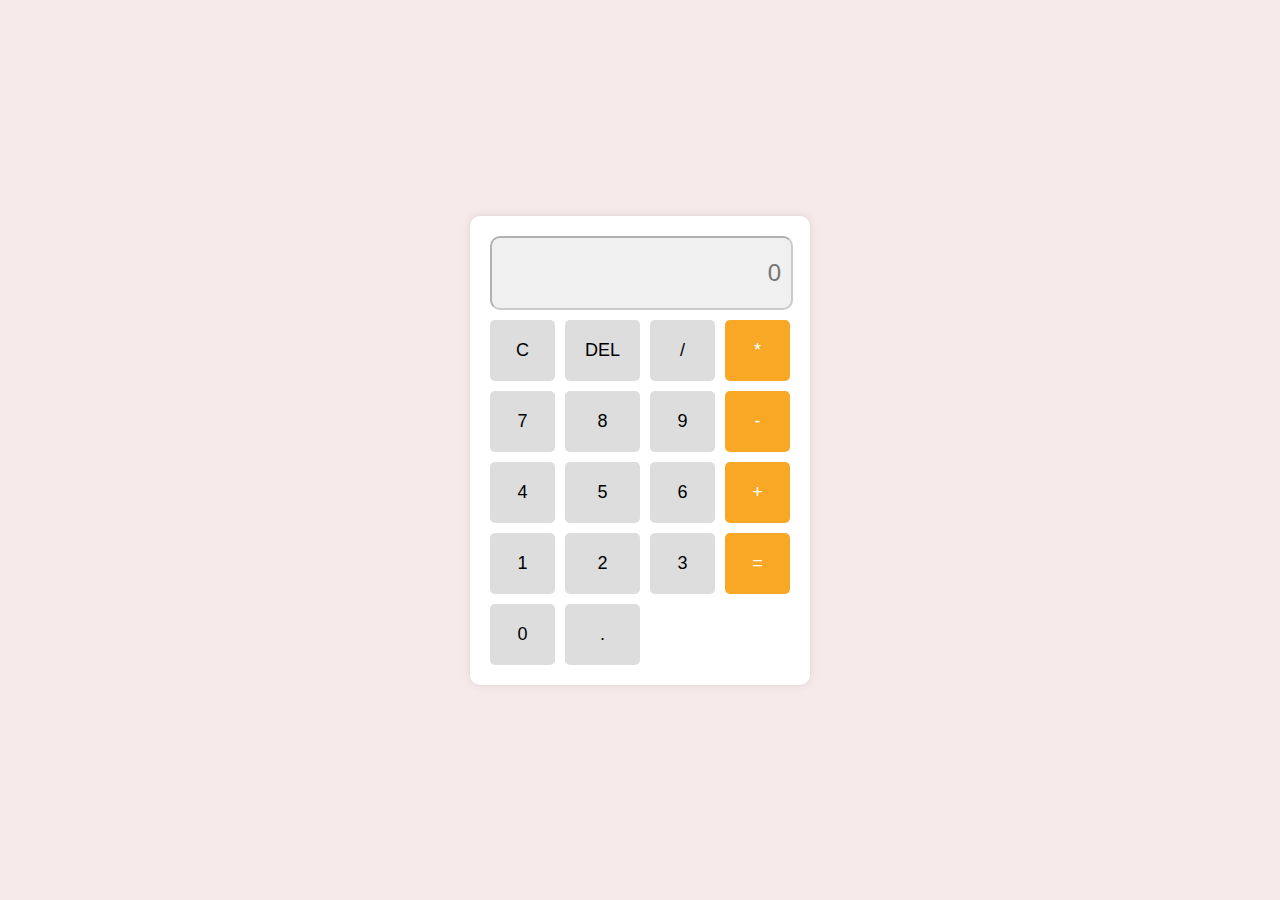
<file: calculator/index.html>
<!DOCTYPE html>
<html lang="en">
<head>
    <meta charset="UTF-8">
    <meta name="viewport" content="width=device-width, initial-scale=1.0">
    <title>Basic Calculator</title>
    <link rel="stylesheet" href="style.css">
</head>
<body>
    <div class="calculator">
        <input type="text" id="display" placeholder="0" disabled>
        <div class="buttons">
            <button class="btn" onclick="clearDisplay()">C</button>
            <button class="btn" onclick="deleteLast()">DEL</button>
            <button class="btn" onclick="appendToDisplay('/')">/</button>
            <button class="btn" onclick="appendToDisplay('*')">*</button>

            <button class="btn" onclick="appendToDisplay('7')">7</button>
            <button class="btn" onclick="appendToDisplay('8')">8</button>
            <button class="btn" onclick="appendToDisplay('9')">9</button>
            <button class="btn" onclick="appendToDisplay('-')">-</button>

            <button class="btn" onclick="appendToDisplay('4')">4</button>
            <button class="btn" onclick="appendToDisplay('5')">5</button>
            <button class="btn" onclick="appendToDisplay('6')">6</button>
            <button class="btn" onclick="appendToDisplay('+')">+</button>

            <button class="btn" onclick="appendToDisplay('1')">1</button>
            <button class="btn" onclick="appendToDisplay('2')">2</button>
            <button class="btn" onclick="appendToDisplay('3')">3</button>
            <button class="btn" onclick="calculateResult()">=</button>

            <button class="btn" onclick="appendToDisplay('0')">0</button>
            <button class="btn" onclick="appendToDisplay('.')">.</button>
        </div>
    </div>
    <script src="script.js"></script>
</body>
</html>
</file>
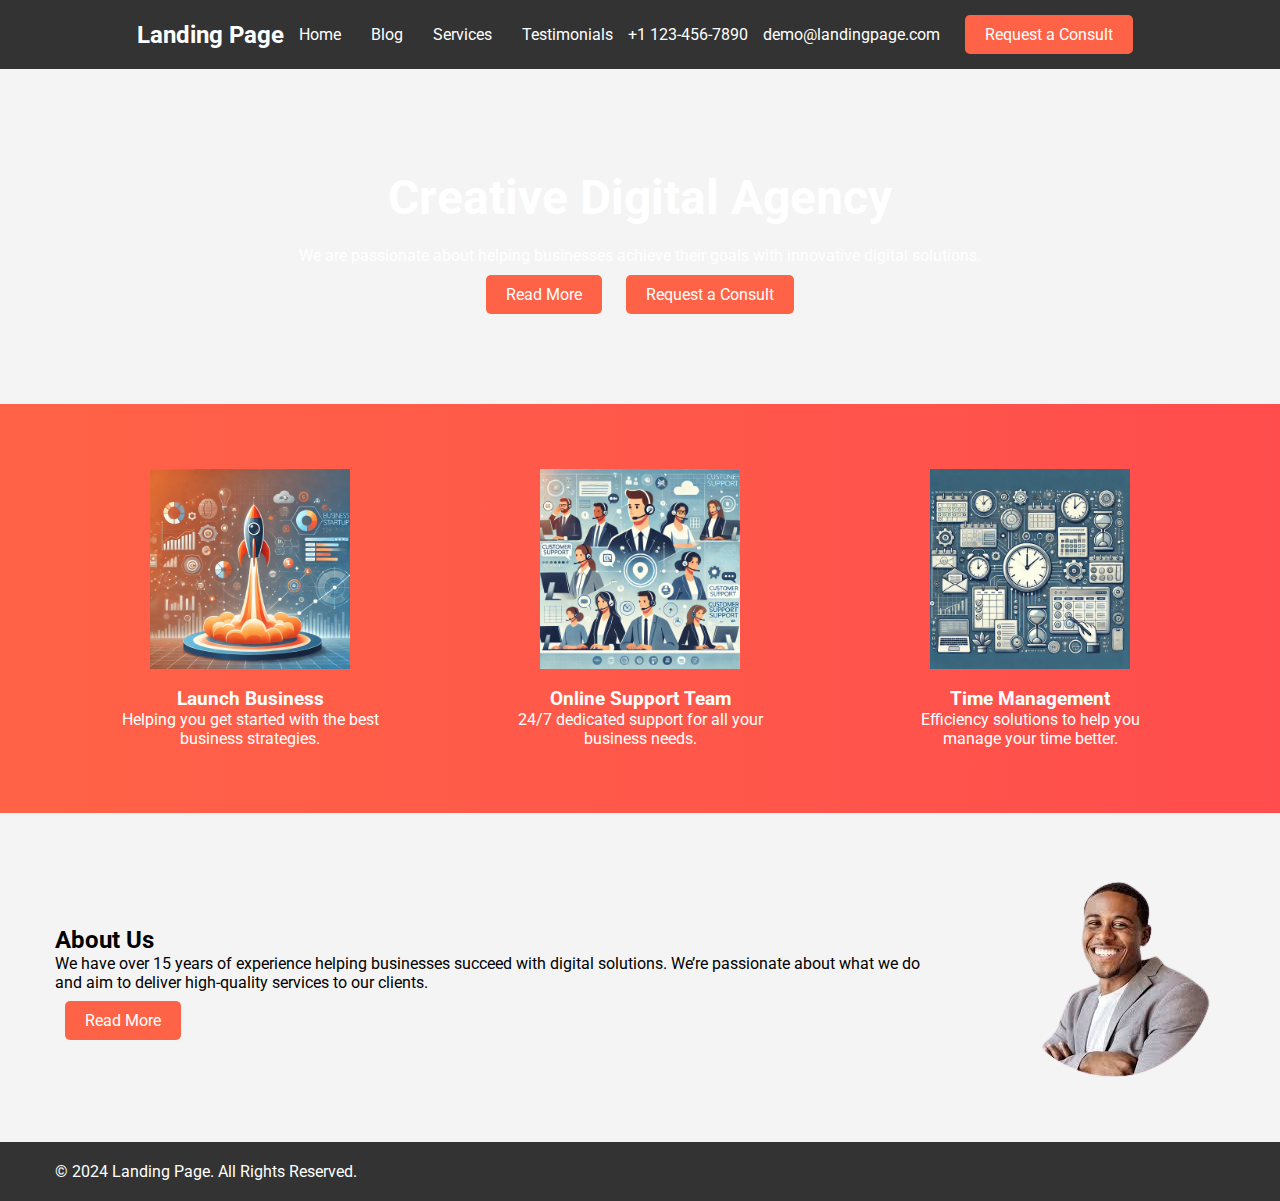
<file: landing page/index.html>
<!DOCTYPE html>
<html lang="en">
<head>
    <meta charset="UTF-8">
    <meta name="viewport" content="width=device-width, initial-scale=1.0">
    <title>Landing Page</title>
    <link href="https://fonts.googleapis.com/css2?family=Roboto:wght@400;700&display=swap" rel="stylesheet">
    <link rel="stylesheet" href="style.css">
</head>
<body>
    <!-- Header Section -->
    <header class="header">
        <div class="container">
            <div class="logo">Landing Page</div>
            <nav>
                <ul class="nav-links">
                    <li><a href="#">Home</a></li>
                    <li><a href="#">Blog</a></li>
                    <li><a href="#">Services</a></li>
                    <li><a href="#">Testimonials</a></li>
                </ul>
            </nav>
            <div class="header-contact">
                <span>+1 123-456-7890</span>
                <span>demo@landingpage.com</span>
                <a href="#" class="cta">Request a Consult</a>
            </div>
        </div>
    </header>

    <!-- Hero Section -->
    <section class="hero">
        <div class="hero-text">
            <h1>Creative Digital Agency</h1>
            <p>We are passionate about helping businesses achieve their goals with innovative digital solutions.</p>
            <a href="#" class="cta">Read More</a>
            <a href="#" class="cta">Request a Consult</a>
        </div>
    </section>

    <!-- Services Section -->
    <section class="services">
        <div class="container">
            <div class="service">
                <img src="Launch_Business.jpg" alt="Launch Business">
                <h3>Launch Business</h3>
                <p>Helping you get started with the best business strategies.</p>
            </div>
            <div class="service">
                <img src="Online_Support_Team.jpg" alt="Online Support Team">
                <h3>Online Support Team</h3>
                <p>24/7 dedicated support for all your business needs.</p>
            </div>
            <div class="service">
                <img src="Time_Management.jpg" alt="Time Management">
                <h3>Time Management</h3>
                <p>Efficiency solutions to help you manage your time better.</p>
            </div>
        </div>
    </section>

    <!-- About Us Section -->
    <section class="about-us">
        <div class="container">
            <div class="about-text">
                <h2>About Us</h2>
                <p>We have over 15 years of experience helping businesses succeed with digital solutions. We’re passionate about what we do and aim to deliver high-quality services to our clients.</p><br>
                <a href="#" class="cta">Read More</a>
            </div>
            <div class="about-image">
                <img src="about.png" alt="About Us">
            </div>
        </div>
    </section>

    <!-- Footer Section -->
    <footer>
        <div class="container">
            <p>&copy; 2024 Landing Page. All Rights Reserved.</p>
        </div>
    </footer>
</body>
</html>
</file>
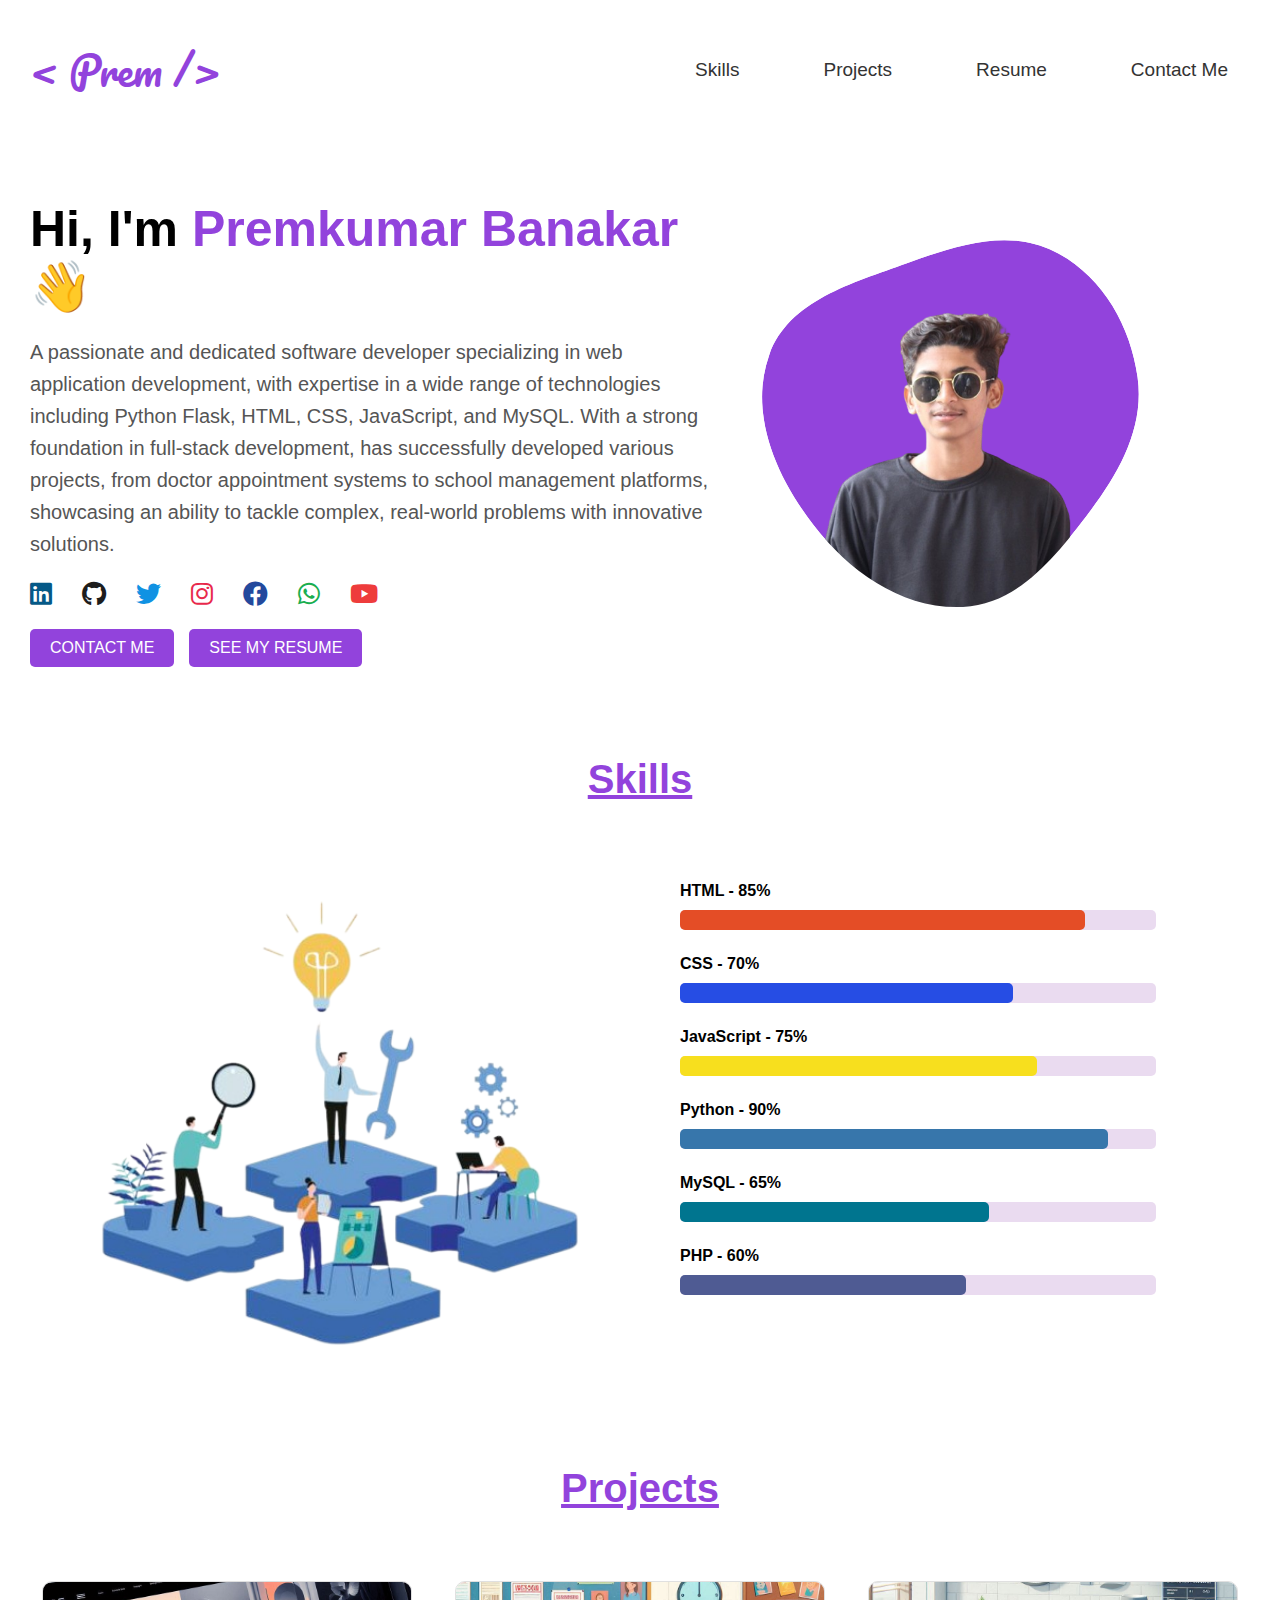
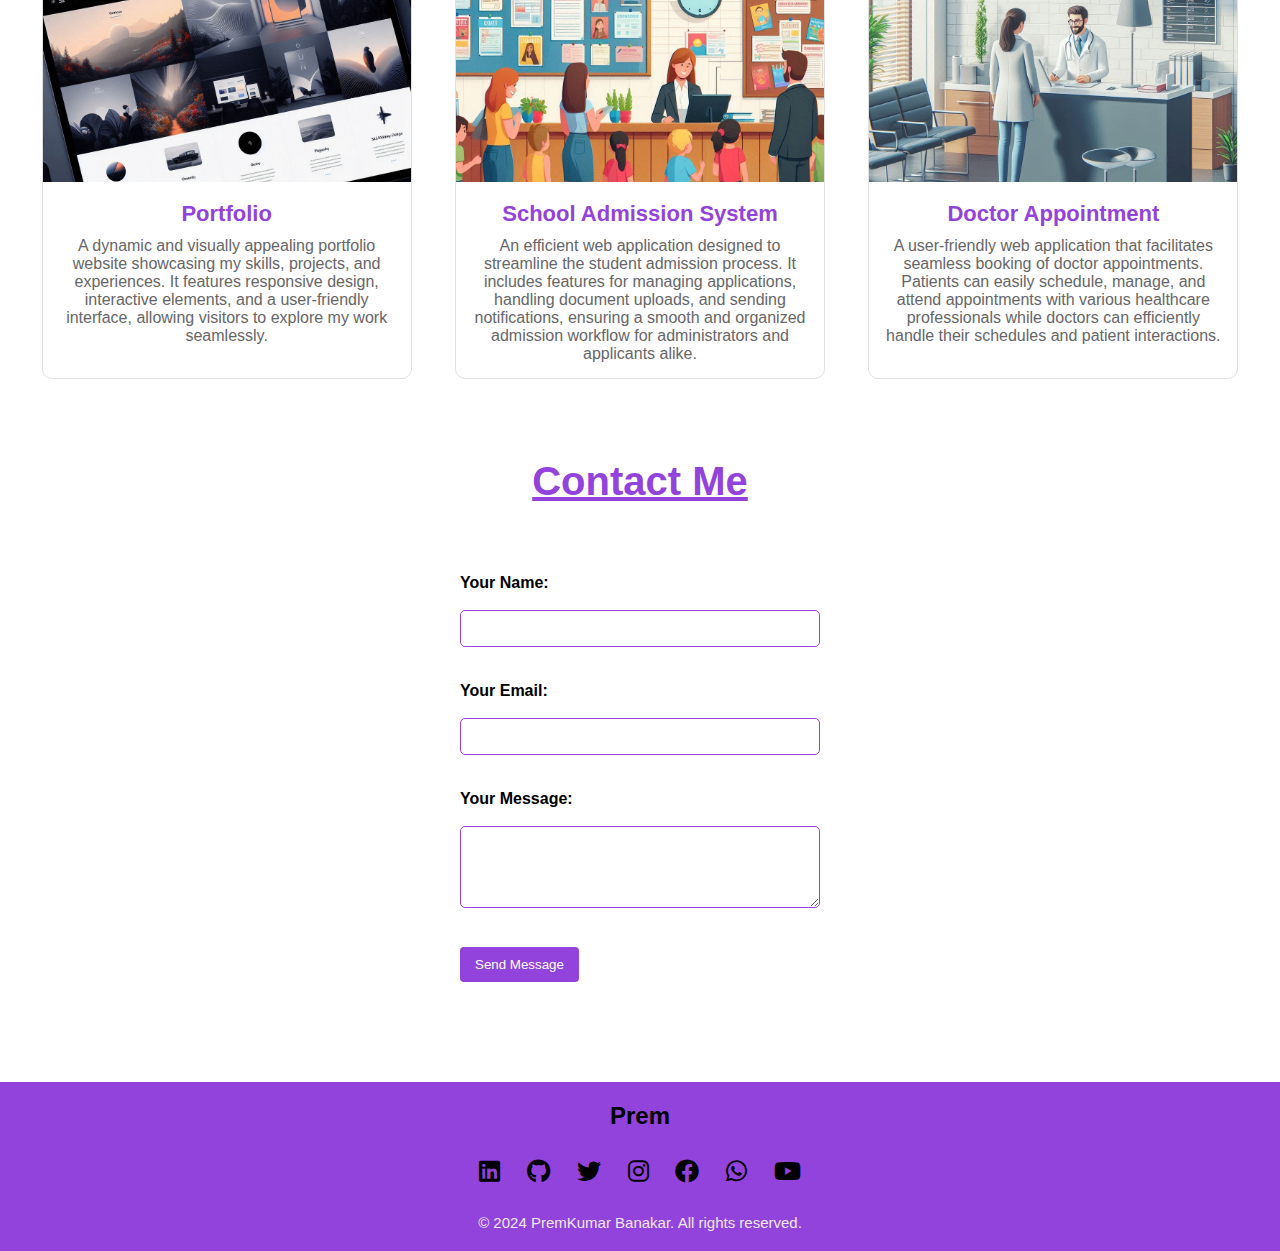
<file: Portfolio/index.html>
<!DOCTYPE html>
<html lang="en">

<head>
    <meta charset="UTF-8">
    <meta name="viewport" content="width=device-width, initial-scale=1.0">
    <title>Premkumar | Web Developer Portfolio</title>
    <meta name="description"
        content="Welcome to my portfolio. I am a web developer specializing in building responsive websites and applications.">
    <!-- For social media links -->
    <link rel="stylesheet" href="https://cdnjs.cloudflare.com/ajax/libs/font-awesome/6.0.0-beta3/css/all.min.css">
    <!-- For font style -->
    <link href="https://fonts.googleapis.com/css2?family=Pacifico&display=swap" rel="stylesheet">
    <!-- css link -->
    <link rel="stylesheet" href="style.css">
</head>

<body>
    <!-- Navbar -->
    <div class="navbar">
        <div class="navbar-left">
            <a href="#" style="font-family: 'Pacifico', cursive;">&lt; Prem &#47;&gt;</a>
        </div>
        <div class="navbar-right">
            <a href="#skills">Skills</a>
            <a href="#projects">Projects</a>
            <a href="Resume.pdf" download="Resume.pdf">Resume</a>
            <a href="#contactme">Contact Me</a>
        </div>
    </div>

    <!-- About Section -->
    <div class="about">
        <div class="about-left">
            <h1>Hi, I'm <span style="color:rgb(146, 67, 220);">Premkumar
                    Banakar</span>&#128075;</h1>
            <p>
                A passionate and dedicated software
                developer specializing in web application development, with expertise in a wide range of
                technologies including Python Flask, HTML, CSS, JavaScript, and MySQL. With a strong foundation
                in full-stack development, has successfully developed various projects, from doctor appointment
                systems to school management platforms, showcasing an ability to tackle complex, real-world
                problems with innovative solutions.
            </p>
            <!-- Social Media Icons -->
            <div class="social-icons">
                <a href="https://www.linkedin.com/in/premkumar-banakar-software-developer/" target="_blank"
                    class="linkedin"><i class="fab fa-linkedin"></i></a>
                <a href="https://github.com/Premkumar-Banakar04" target="_blank" class="github"><i
                        class="fab fa-github"></i></a>
                <a href="https://x.com/PremkumarBnkr04" target="_blank" class="twitter"><i
                        class="fab fa-twitter"></i></a>
                <a href="https://www.instagram.com/itzprem_04/?next=%2F&hl=en" target="_blank" class="instagram"><i
                        class="fab fa-instagram"></i></a>
                <a href="https://www.facebook.com/profile.php?id=100040770271377" target="_blank" class="facebook"><i
                        class="fab fa-facebook"></i></a>
                <a href="https://wa.me/" target="_blank" class="whatsapp"><i class="fab fa-whatsapp"></i></a>
                <a href="https://www.youtube.com/@codewithprem04" target="_blank" class="youtube"><i
                        class="fab fa-youtube"></i></a>
            </div>

            <!-- Buttons -->
            <div class="button-container">
                <a href="mailto:prembnkr.softwaredeveloper.com" class="button contact-btn">CONTACT ME</a>
                <a href="Resume.pdf" class="button resume-btn" download="Resume.pdf">SEE MY RESUME</a>
            </div>
        </div>
        <div class="about-right">
            <svg class="home__blob" viewBox="0 0 620 487" xmlns="http://www.w3.org/2000/svg"
                xmlns:xlink="http://www.w3.org/1999/xlink">
                <mask id="mask0" mask-type="alpha">
                    <path
                        d="M9.19024 145.964C34.0253 76.5814 114.865 54.7299 184.111 29.4823C245.804 6.98884 311.86 -14.9503 370.735 14.143C431.207 44.026 467.948 107.508 477.191 174.311C485.897 237.229 454.931 294.377 416.506 344.954C373.74 401.245 326.068 462.801 255.442 466.189C179.416 469.835 111.552 422.137 65.1576 361.805C17.4835 299.81 -17.1617 219.583 9.19024 145.964Z" />
                </mask>
                <g mask="url(#mask0)">
                    <path
                        d="M9.19024 145.964C34.0253 76.5814 114.865 54.7299 184.111 29.4823C245.804 6.98884 311.86 -14.9503 370.735 14.143C431.207 44.026 467.948 107.508 477.191 174.311C485.897 237.229 454.931 294.377 416.506 344.954C373.74 401.245 326.068 462.801 255.442 466.189C179.416 469.835 111.552 422.137 65.1576 361.805C17.4835 299.81 -17.1617 219.583 9.19024 145.964Z" />
                    <image class="home__blob-img" x="40" y="40" href="profile.png" />
                </g>
            </svg>
        </div>
    </div>

    <!-- Skills Section -->

    <center>
        <h2 id="skills"
            style="color: rgb(146, 67, 220); text-decoration: underline; font-size: 40px; font-weight: bold; padding: 40px;">
            Skills
        </h2>
    </center>
    <div class="main-content">
        <div class="skill-container">
            <div class="skill-image">
                <img src="skill.png" width="600" height="480" alt="Skills Image">
            </div>
            <div class="skill-item">
                <div class="skill">
                    <div class="skill-name">HTML - 85%</div>
                    <div class="progress">
                        <div class="progress-bar html" style="width: 85%;"></div>
                    </div>
                </div>
                <div class="skill">
                    <div class="skill-name">CSS - 70%</div>
                    <div class="progress">
                        <div class="progress-bar css" style="width: 70%;"></div>
                    </div>
                </div>
                <div class="skill">
                    <div class="skill-name">JavaScript - 75%</div>
                    <div class="progress">
                        <div class="progress-bar javascript" style="width: 75%;"></div>
                    </div>
                </div>
                <div class="skill">
                    <div class="skill-name">Python - 90%</div>
                    <div class="progress">
                        <div class="progress-bar python" style="width: 90%;"></div>
                    </div>
                </div>
                <div class="skill">
                    <div class="skill-name">MySQL - 65%</div>
                    <div class="progress">
                        <div class="progress-bar mysql" style="width: 65%;"></div>
                    </div>
                </div>
                <div class="skill">
                    <div class="skill-name">PHP - 60%</div>
                    <div class="progress">
                        <div class="progress-bar php" style="width: 60%;"></div>
                    </div>
                </div>
            </div>
        </div>
    </div>

    <!-- Project section -->
    <div class="project-section" id="projects">
        <center>
            <h2
                style="color: rgb(146, 67, 220); text-decoration: underline; font-size: 40px; font-weight: bold; padding: 40px; margin-bottom: 10px;">
                Projects
            </h2>
        </center>
        <div class="project-container">
            <div class="project-card">
                <img src="portfolio website.png" alt="Project 1">
                <h3 class="card-title">Portfolio</h3>
                <p class="card-description">A dynamic and visually appealing portfolio website showcasing my skills,
                    projects, and experiences. It features responsive design, interactive elements, and a user-friendly
                    interface, allowing visitors to explore my work seamlessly.</p>
            </div>
            <div class="project-card">
                <img src="realistic school admission system.png" alt="Project 2">
                <h3 class="card-title">School Admission System</h3>
                <p class="card-description">An efficient web application designed to streamline the student admission
                    process. It includes features for managing applications, handling document uploads, and sending
                    notifications, ensuring a smooth and organized admission workflow for administrators and applicants
                    alike.</p>
            </div>
            <div class="project-card">
                <img src="realistic doctor appointment system.png" alt="Project 3">
                <h3 class="card-title">Doctor Appointment</h3>
                <p class="card-description">A user-friendly web application that facilitates seamless booking of doctor
                    appointments. Patients can easily schedule, manage, and attend appointments with various healthcare
                    professionals while doctors can efficiently handle their schedules and patient interactions.</p>
            </div>
        </div>
    </div>

    <!-- Contact me section -->
    <center>
        <h2 id="contactme"
            style="color: rgb(146, 67, 220); text-decoration: underline; font-size: 40px; font-weight: bold; padding: 40px; margin-bottom: 10px;">
            Contact Me
        </h2>
    </center>
    <div class="form-container">
        <div class="user-input">
            <form>
                <div class="form-group">
                    <label for="user-name" style="font-weight: bold;">Your Name:</label><br><br>
                    <input type="text" id="user-name" name="user-name" required>
                </div>
                <div class="form-group">
                    <label for="user-email" style="font-weight: bold;">Your Email:</label><br><br>
                    <input type="email" id="user-email" name="user-email" required>
                </div>
                <div class="form-group">
                    <label for="user-message" style="font-weight: bold;">Your Message:</label><br><br>
                    <textarea id="user-message" name="user-message" rows="4" required></textarea>
                </div>
                <button type="submit">Send Message</button>
            </form>
        </div>
    </div>

    <!-- Footer Section  -->
    <footer class="footer">
        <div class="footer-content">
            <p class="footer-name">Prem</p><br>
            <div class="social-links">
                <a href="https://www.linkedin.com/in/premkumar-banakar-software-developer/" target="_blank"
                    class="linkedin">
                    <i class="fab fa-linkedin"></i>
                </a>
                <a href="https://github.com/Premkumar-Banakar04" target="_blank" class="github">
                    <i class="fab fa-github"></i>
                </a>
                <a href="https://x.com/PremkumarBnkr04" target="_blank" class="twitter">
                    <i class="fab fa-twitter"></i>
                </a>
                <a href="https://www.instagram.com/itzprem_04/?next=%2F&hl=en" target="_blank" class="instagram">
                    <i class="fab fa-instagram"></i>
                </a>
                <a href="https://www.facebook.com/profile.php?id=100040770271377" target="_blank" class="facebook">
                    <i class="fab fa-facebook"></i>
                </a>
                <a href="https://wa.me/" target="_blank" class="whatsapp">
                    <i class="fab fa-whatsapp"></i>
                </a>
                <a href="https://www.youtube.com/@codewithprem04" target="_blank" class="youtube"><i
                        class="fab fa-youtube"></i></a>
            </div><br>
            <p class="copyright">© 2024 PremKumar Banakar. All rights reserved.</p>
        </div>
    </footer>


</body>

</html>
</file>
<file: calculator/style.css>
body {
    font-family: Arial, sans-serif;
    display: flex;
    justify-content: center;
    align-items: center;
    height: 100vh;
    background-color: #f7eaea;
    margin: 0;
}

.calculator {
    background-color: #fff;
    border-radius: 10px;
    box-shadow: 0 0 10px rgba(0, 0, 0, 0.1);
    padding: 20px;
    width: 300px;
}

#display {
    width: 93%;
    height: 50px;
    font-size: 24px;
    text-align: right;
    padding: 10px;
    margin-bottom: 10px;
    background-color: #f0f0f0;
    border-radius: 10px;
}

.buttons {
    display: grid;
    grid-template-columns: repeat(4, 1fr);
    gap: 10px;
}

.btn {
    padding: 20px;
    font-size: 18px;
    border: none;
    background-color: #ddd;
    cursor: pointer;
    border-radius: 5px;
    transition: background-color 0.2s ease;
}

.btn:hover {
    background-color: #bbb;
}

.btn:nth-child(4n) {
    background-color: #f9a825;
    color: #fff;
}

.btn:nth-child(4n):hover {
    background-color: #ef770f;
}
</file>
<file: landing page/style.css>
/* Global Styles */
* {
  margin: 0;
  padding: 0;
  box-sizing: border-box;
}

body {
  font-family: 'Roboto', sans-serif;
  background-color: #f4f4f4;
}

/* Container */
.container {
  max-width: 1200px;
  margin: 0 auto;
  padding: 0 15px;
  display: flex;
  justify-content: space-between;
  align-items: center;
}

/* Header Section */
.header {
  background-color: #333;
  color: #fff;
  padding: 15px 0;
  display: flex;
  align-items: center;
  justify-content: space-between;
}

.header .logo {
  font-size: 24px;
  font-weight: bold;
}

.nav-links {
  display: flex;
  list-style-type: none;
  margin-left: auto;
}

.nav-links li {
  margin: 0 15px;
}

.nav-links a {
  color: #fff;
  text-decoration: none;
}

.header-contact {
  display: flex;
  align-items: center;
}

.header-contact span {
  margin-right: 15px;
  float: left;
}

.cta {
  background-color: #ff6347;
  padding: 10px 20px;
  border-radius: 5px;
  color: #fff;
  text-decoration: none;
  margin-left: 10px;
}

/* Hero Section */
.hero {
  background-image: url('https://www.springboard.com/blog/wp-content/uploads/2022/06/digital-marketing-1.png');
  background-size: cover;
  color: #fff;
  padding: 100px 0;
  text-align: center;
}

.hero-text h1 {
  font-size: 48px;
  margin-bottom: 20px;
}

.hero-text p {
  margin-bottom: 20px;
}

.cta {
  background-color: #ff6347;
  padding: 10px 20px;
  border-radius: 5px;
  color: #fff;
  text-decoration: none;
  margin: 0 10px;
}

/* Services Section */
.services {
  background: linear-gradient(90deg, #ff6347 0%, #ff4d4d 100%);
  color: #fff;
  padding: 50px 0;
}

.services .container {
  display: flex;
  justify-content: space-around;
}

.service {
  flex: 1;
  max-width: 300px;
  text-align: center;
  padding: 15px;
}

.service img {
  max-width: 200px;
  margin-bottom: 15px;
}

/* About Us Section */
.about-us {
  display: flex;
  justify-content: space-between;
  padding: 50px 0;
}

.about-text {
  flex: 1;
  padding-right: 50px;
}

.about-image img {
  max-width: 100%;
  height: auto;
  object-fit: cover;
}

/* Footer Section */
footer {
  background-color: #333;
  color: #fff;
  padding: 20px 0;
  text-align: center;
}
</file>
<file: Portfolio/style.css>
html {
  scroll-behavior: smooth;
}
* {
  margin: 0;
  padding: 0;
  box-sizing: border-box;
}

body {
  font-family: Arial, sans-serif;
  margin: 0;
}

/* Navbar Styling */
.navbar {
  display: flex;
  justify-content: space-between;
  align-items: center;
  padding: 35px 30px;
  background-color: #fff;
  position: relative;
}

.navbar-left {
  font-size: 30px;
  font-family: "Are you serious", sans-serif;
  color: rgb(146, 67, 220);
  text-decoration: none;
}

.navbar-left a {
  text-decoration: none;
  color: rgb(146, 67, 220);
  font-size: 40px;
}

.navbar-right {
  display: flex;
  gap: 40px;
}

.navbar-right a {
  text-decoration: none;
  color: #333;
  font-size: 19px;
  padding: 10px 22px;
  transition: background-color 0.3s ease;
}

.navbar-right a:hover {
  background-color: rgba(146, 67, 220, 0.1);
  border-radius: 10px;
}

/* About Section Styling */
.about {
  display: flex;
  justify-content: space-between;
  align-items: center;
  padding: 50px 30px;
  margin-top: 10px;
}

.about-left {
  flex: 0 0 60%;
  padding-right: 40px;
}

.about-left h1 {
  font-size: 50px;
  margin-bottom: 20px;
}

.about-left p {
  font-size: 20px;
  color: #555;
  line-height: 1.6;
}

.about-right {
  flex: 0 0 40%;
  text-align: center;
}

/* Social Icons and Buttons */
.social-icons {
  margin-top: 20px;
  display: flex;
  gap: 30px;
}

.social-icons a {
  font-size: 25px;
  transition: color 0.3s;
}

.social-icons a:hover {
  color: rgb(126, 79, 170);
}

.button-container {
  margin-top: 20px;
  display: flex;
  gap: 15px;
}

.button {
  padding: 10px 20px;
  background-color: rgb(146, 67, 220);
  color: white;
  border: none;
  border-radius: 5px;
  text-decoration: none;
  transition: background-color 0.3s;
}

.button:hover {
  background-color: #5a3c9d;
}

.linkedin {
  color: #055987;
}

.github {
  color: #1d1d1d;
}

.twitter {
  color: #1092e3;
}

.instagram {
  color: #e8294c;
}

.facebook {
  color: #23499d;
}

.whatsapp {
  color: #1aae50;
}

.youtube {
  color: rgb(238, 60, 60);
}

/* SVG Profile Picture */
.profile-svg {
  width: 100px;
  height: auto;
  border-radius: 50%;
}

.home__blob {
  fill: rgb(146, 67, 220);
}

.home__blob-img {
  width: 380px;
  height: 470px;
}

.image {
  width: 240px;
  height: 230px;
}

svg {
  width: 100%;
  height: 70%;
}

.main-content {
  display: flex;
  flex-direction: row;
  justify-content: space-between;
  align-items: center;
  padding: 20px;
}

.skill-container {
  display: flex;
  flex-direction: row;
  width: 100%;
}

.skill-image {
  flex: 1;
  padding: 20px;
}

.skill-item {
  flex: 2;
  padding: 20px;
}

.skill {
  margin-bottom: 25px;
}

.skill-name {
  font-weight: bold;
  margin-bottom: 10px;
}

.progress {
  background-color: #eadbf0;
  border-radius: 5px;
  height: 20px;
  width: 85%;
}

.progress-bar {
  height: 100%;
  border-radius: 5px;
}

.html {
  background-color: #e44d26;
}

.css {
  background-color: #264de4;
}

.javascript {
  background-color: #f7df1e;
}

.python {
  background-color: #3776ab;
}

.mysql {
  background-color: #00758f;
}

.php {
  background-color: #4f5b93;
}

@media (max-width: 768px) {
  .main-content {
    flex-direction: column;
    align-items: center;
  }

  .skill-container {
    flex-direction: column;
  }

  .skill-image,
  .skill-item {
    width: 100%;
    text-align: center;
  }

  .skill-image img {
    width: 100%;
    height: auto;
  }
}

/* Project section */
.project-section {
  padding: 20px;
}

.project-container {
  display: flex;
  justify-content: space-around;
  flex-wrap: wrap;
}

.project-card {
  background-color: #ffffff;
  border: 1px solid #e0e0e0;
  border-radius: 10px;
  width: 370px;
  margin: 20px;
  text-align: center;
  transition: transform 0.3s ease, box-shadow 0.3s ease;
  overflow: hidden;
}

.project-card img {
  width: 100%;
  height: 200px;
  object-fit: cover;
}

.card-title {
  font-size: 22px;
  color: rgb(146, 67, 220);
  margin: 15px 0 10px 0;
}

.card-description {
  padding: 0 15px 15px 15px;
  font-size: 16px;
  color: #666;
}

.project-card:hover {
  transform: scale(1.05);
  box-shadow: 0 4px 20px rgba(0, 0, 0, 0.2);
}

@media (max-width: 768px) {
  .project-container {
    flex-direction: column;
    align-items: center;
  }

  .project-card {
    width: 90%;
    margin: 10px 0;
  }
}

/* contact section */
.form-container {
  display: flex;
  justify-content: center;
  align-items: center;
  margin-bottom: 80px;
}

.user-input {
  width: 100%;
  max-width: 400px;
  padding: 20px;
  border-radius: 8px;
  background-color: #ffffff;
}

.form-group {
  margin-bottom: 35px;
}

input[type="text"],
input[type="email"],
textarea {
  width: 100%;
  padding: 10px;
  border: 1px solid rgb(146, 67, 220);
  border-radius: 5px;
}

button {
  background-color: rgb(146, 67, 220);
  color: white;
  border: none;
  /* No border */
  padding: 10px 15px;
  border-radius: 4px;
  cursor: pointer;
}

button:hover {
  background-color: #8714b9;
}

/* /Footer section */
.footer {
  background-color: rgb(146, 67, 220);
  padding: 20px;
  text-align: center;
}

.footer-content {
  max-width: 600px;
  margin: 0 auto;
}

.footer-name {
  font-size: 24px;
  margin-bottom: 10px;
  font-weight: bold;
}

.social-links {
  margin-bottom: 10px;
}

.social-links a {
  margin: 0 10px;
  color: #000000;
  font-size: 24px;
  text-decoration: none;
}

.social-links a:hover {
  color: #130f15;
}

.copyright {
  font-size: 15px;
  color: #efe8e8;
}

/* Responsive Design */
@media (max-width: 768px) {
  .navbar {
    flex-direction: column;
    align-items: flex-start;
  }

  .navbar-right {
    flex-direction: column;
    width: 100%;
    gap: 10px;
  }

  .navbar-right a {
    width: 100%;
    text-align: left;
    padding: 10px 20px;
  }

  .about {
    flex-direction: column;
    align-items: flex-start;
  }

  .about-left,
  .about-right {
    flex: none;
    width: 100%;
    padding: 10px 0;
  }
}

@media (max-width: 480px) {
  .navbar-left {
    font-size: 24px;
  }

  .navbar-right a {
    font-size: 16px;
  }

  .about-left h2 {
    font-size: 28px;
  }

  .about-left p {
    font-size: 18px;
  }
}
</file>
